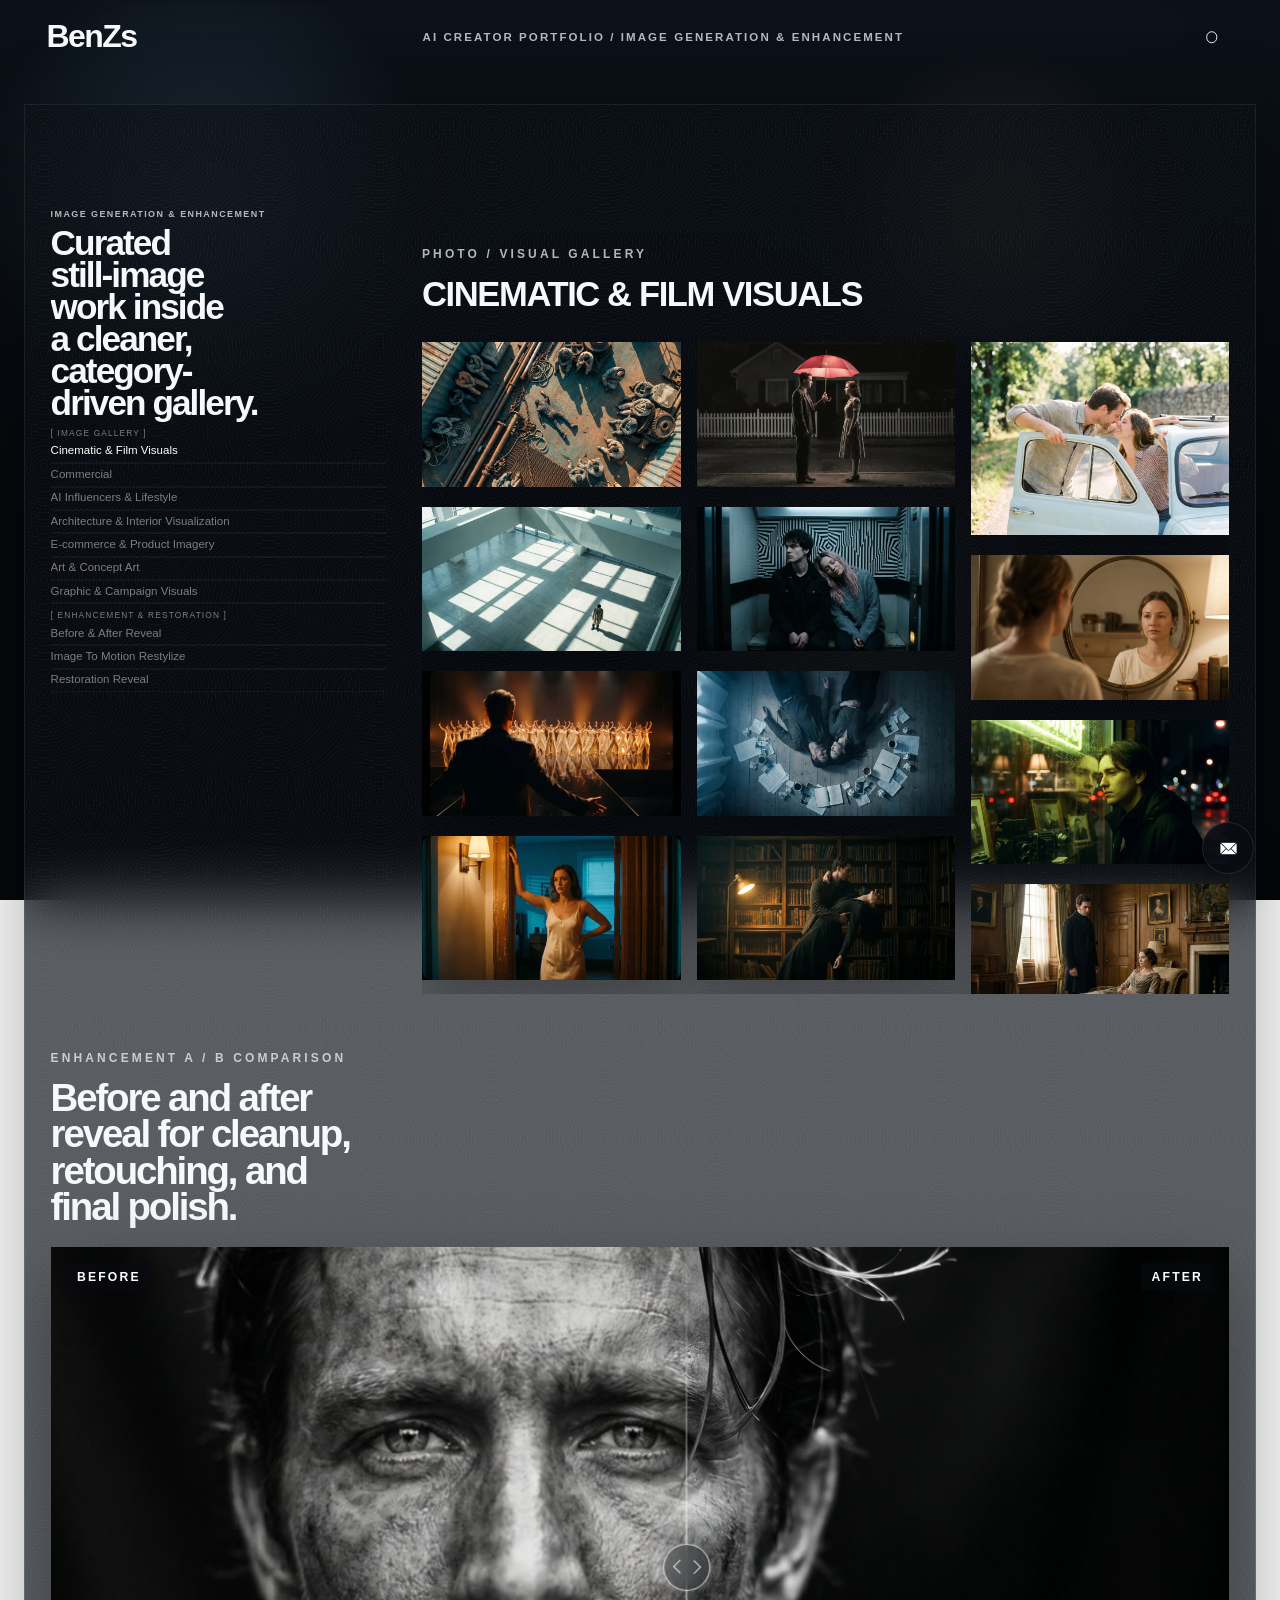
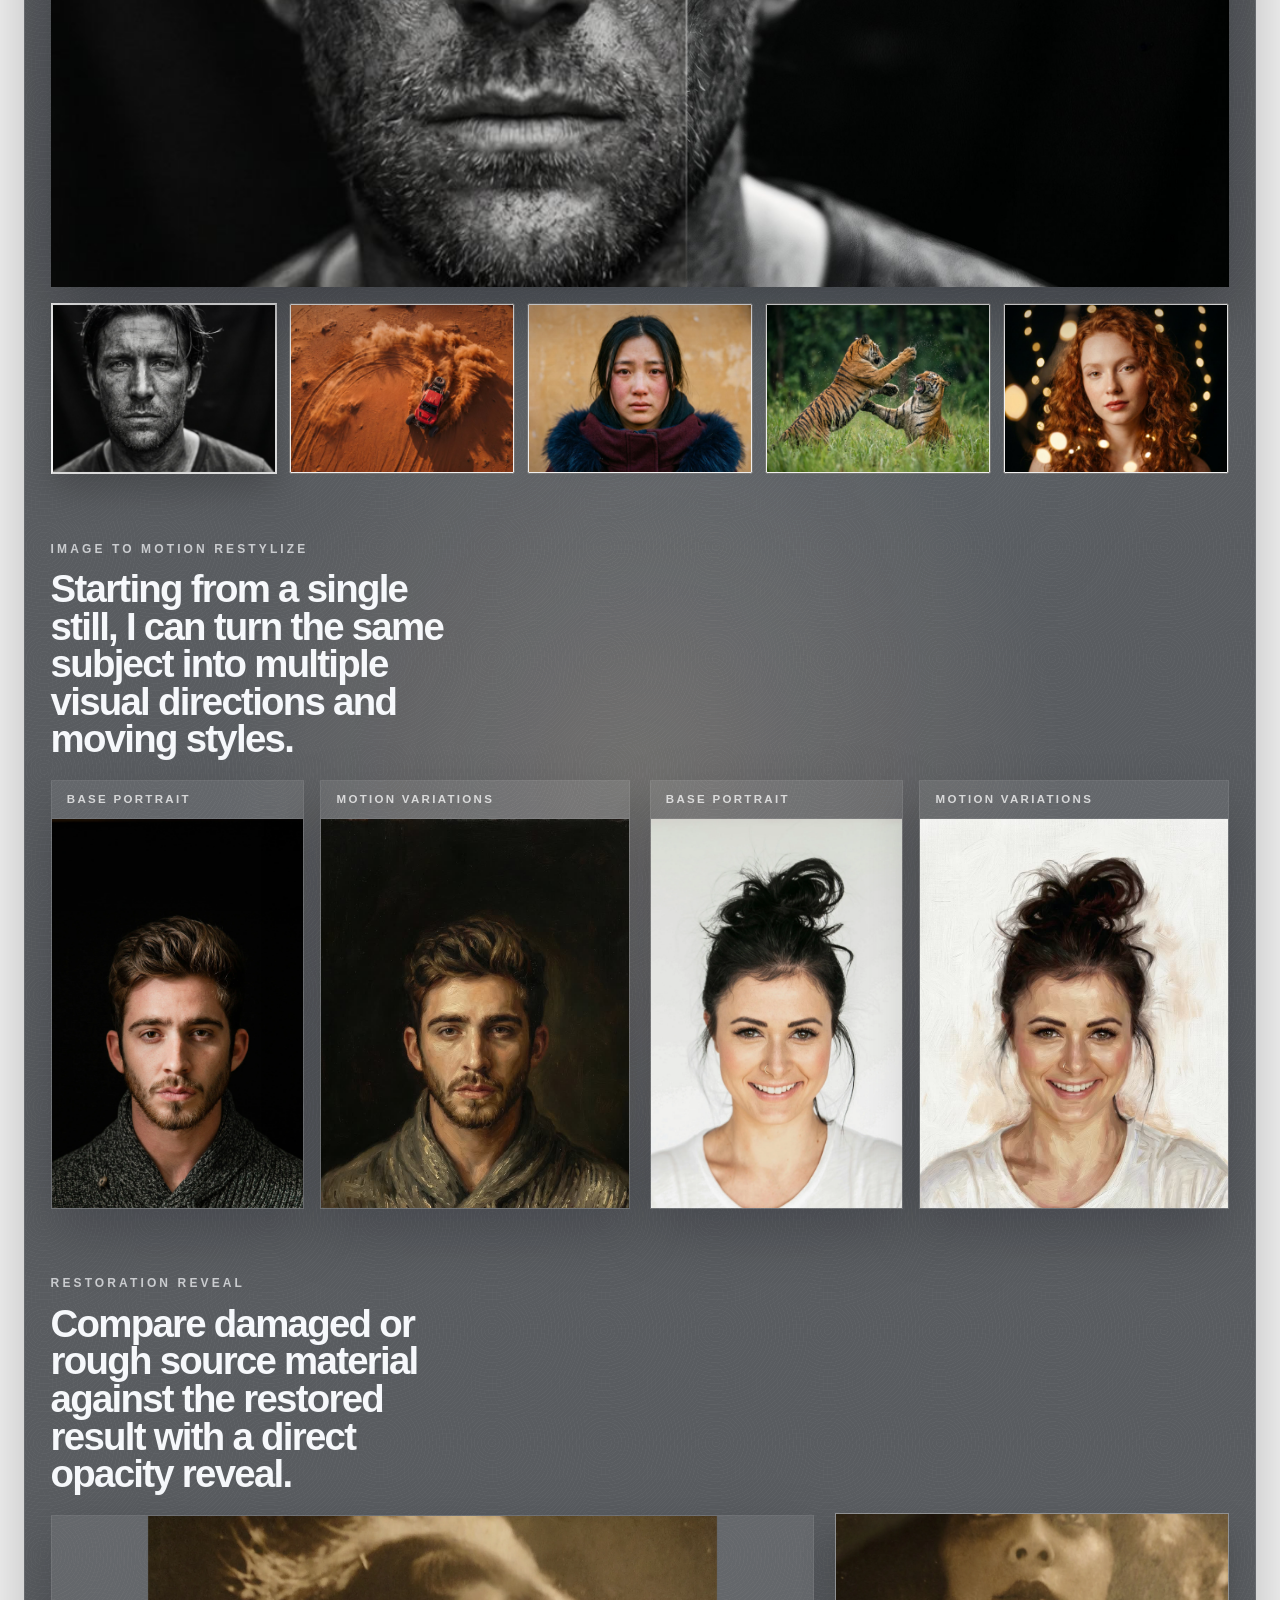
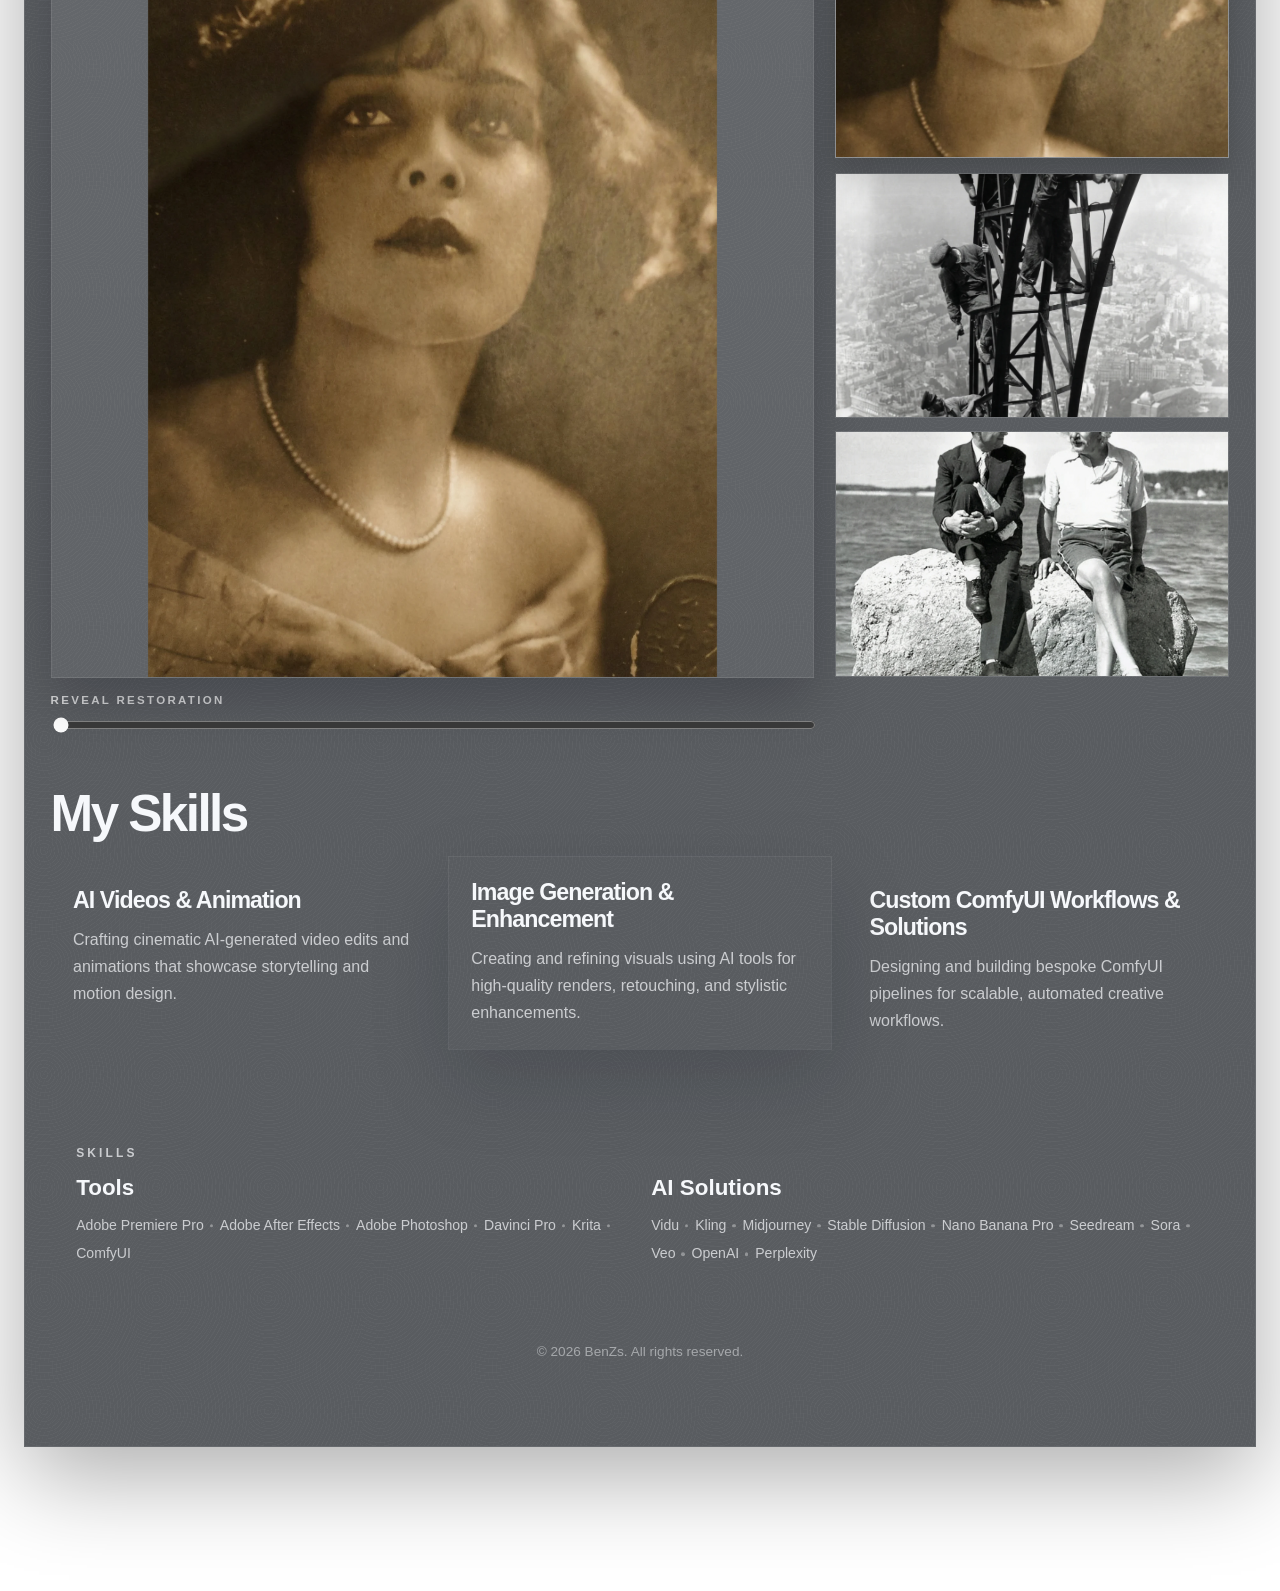
<file: images-and-enhancement/index.html>
<!DOCTYPE html>
<html lang="en">
<head>
    <meta charset="UTF-8">
    <meta name="viewport" content="width=device-width, initial-scale=1.0">
    <title>BenZs | Image Generation &amp; Enhancement</title>
</head>
<body>
    <script>
        try {
            sessionStorage.setItem('benzs-redirect-path', '/images-and-enhancement');
        } catch {}
        window.location.replace('/index.html');
    </script>
</body>
</html>
</file>
